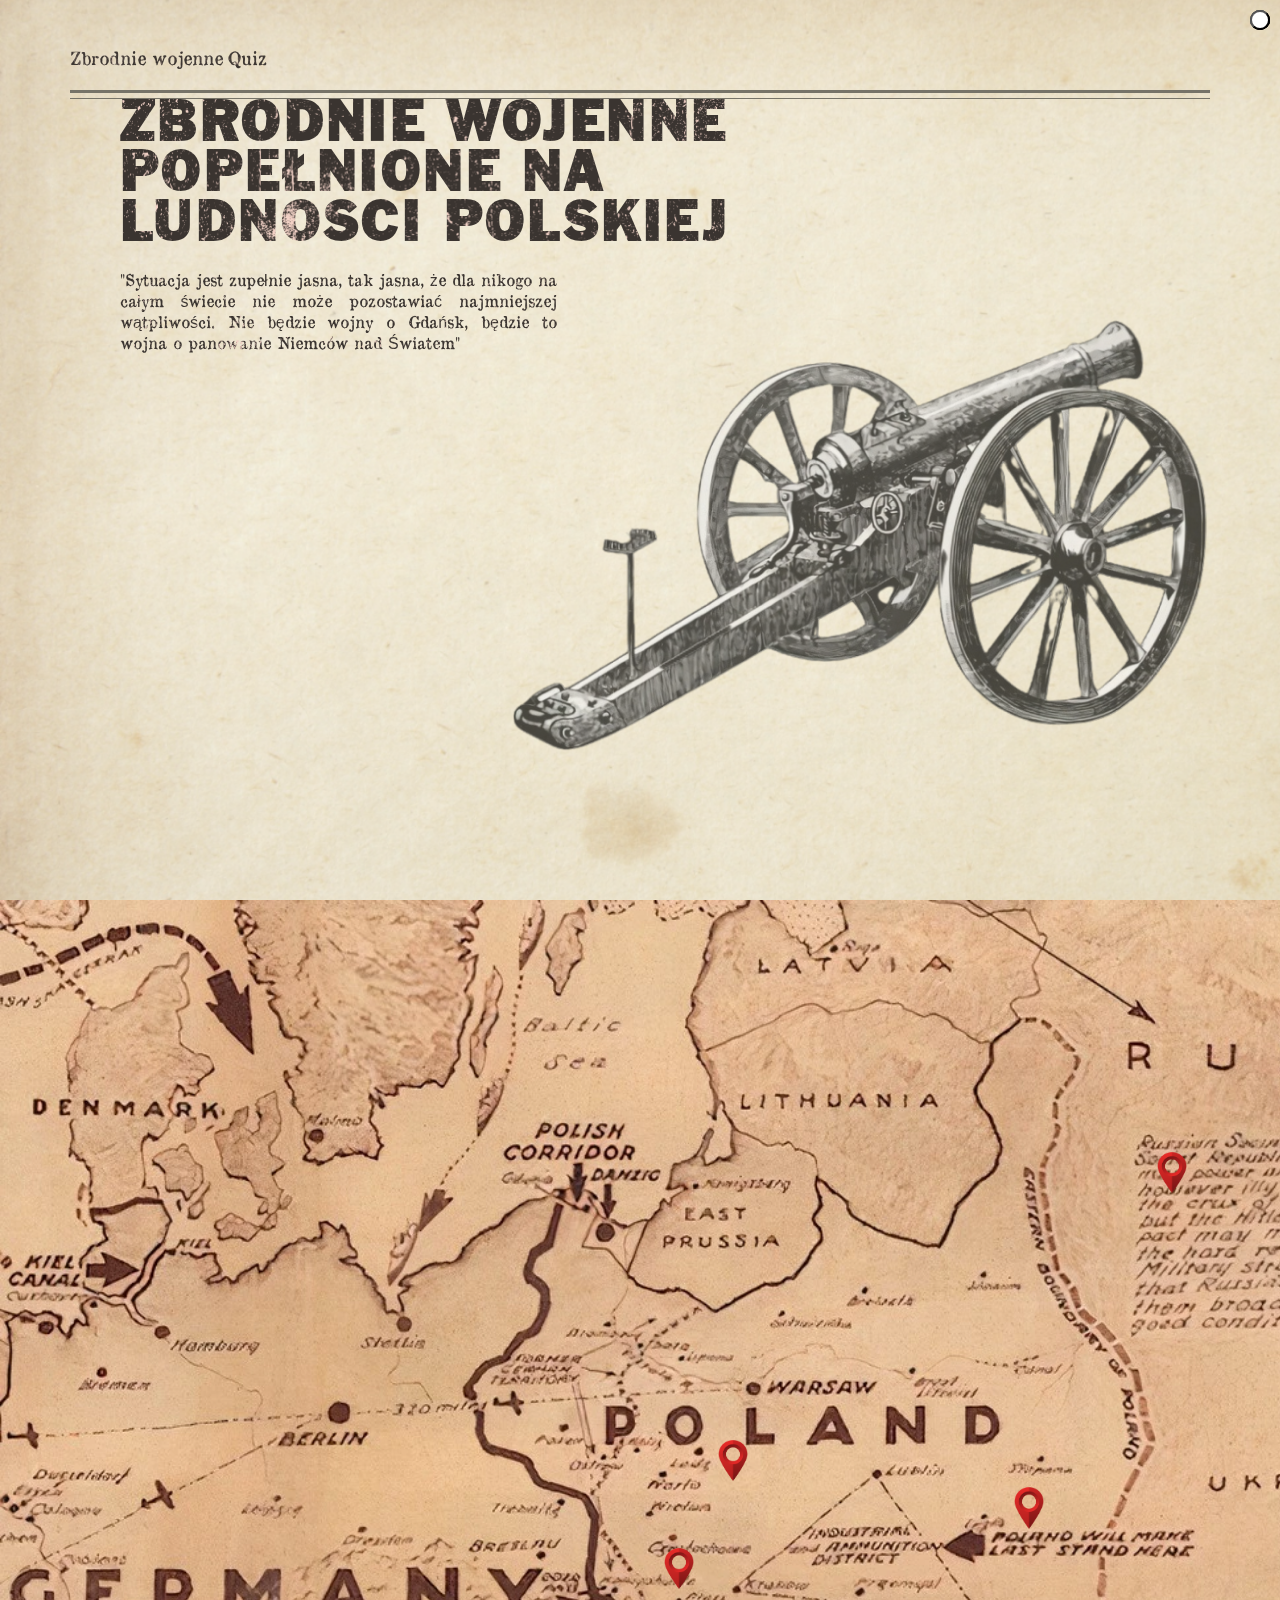
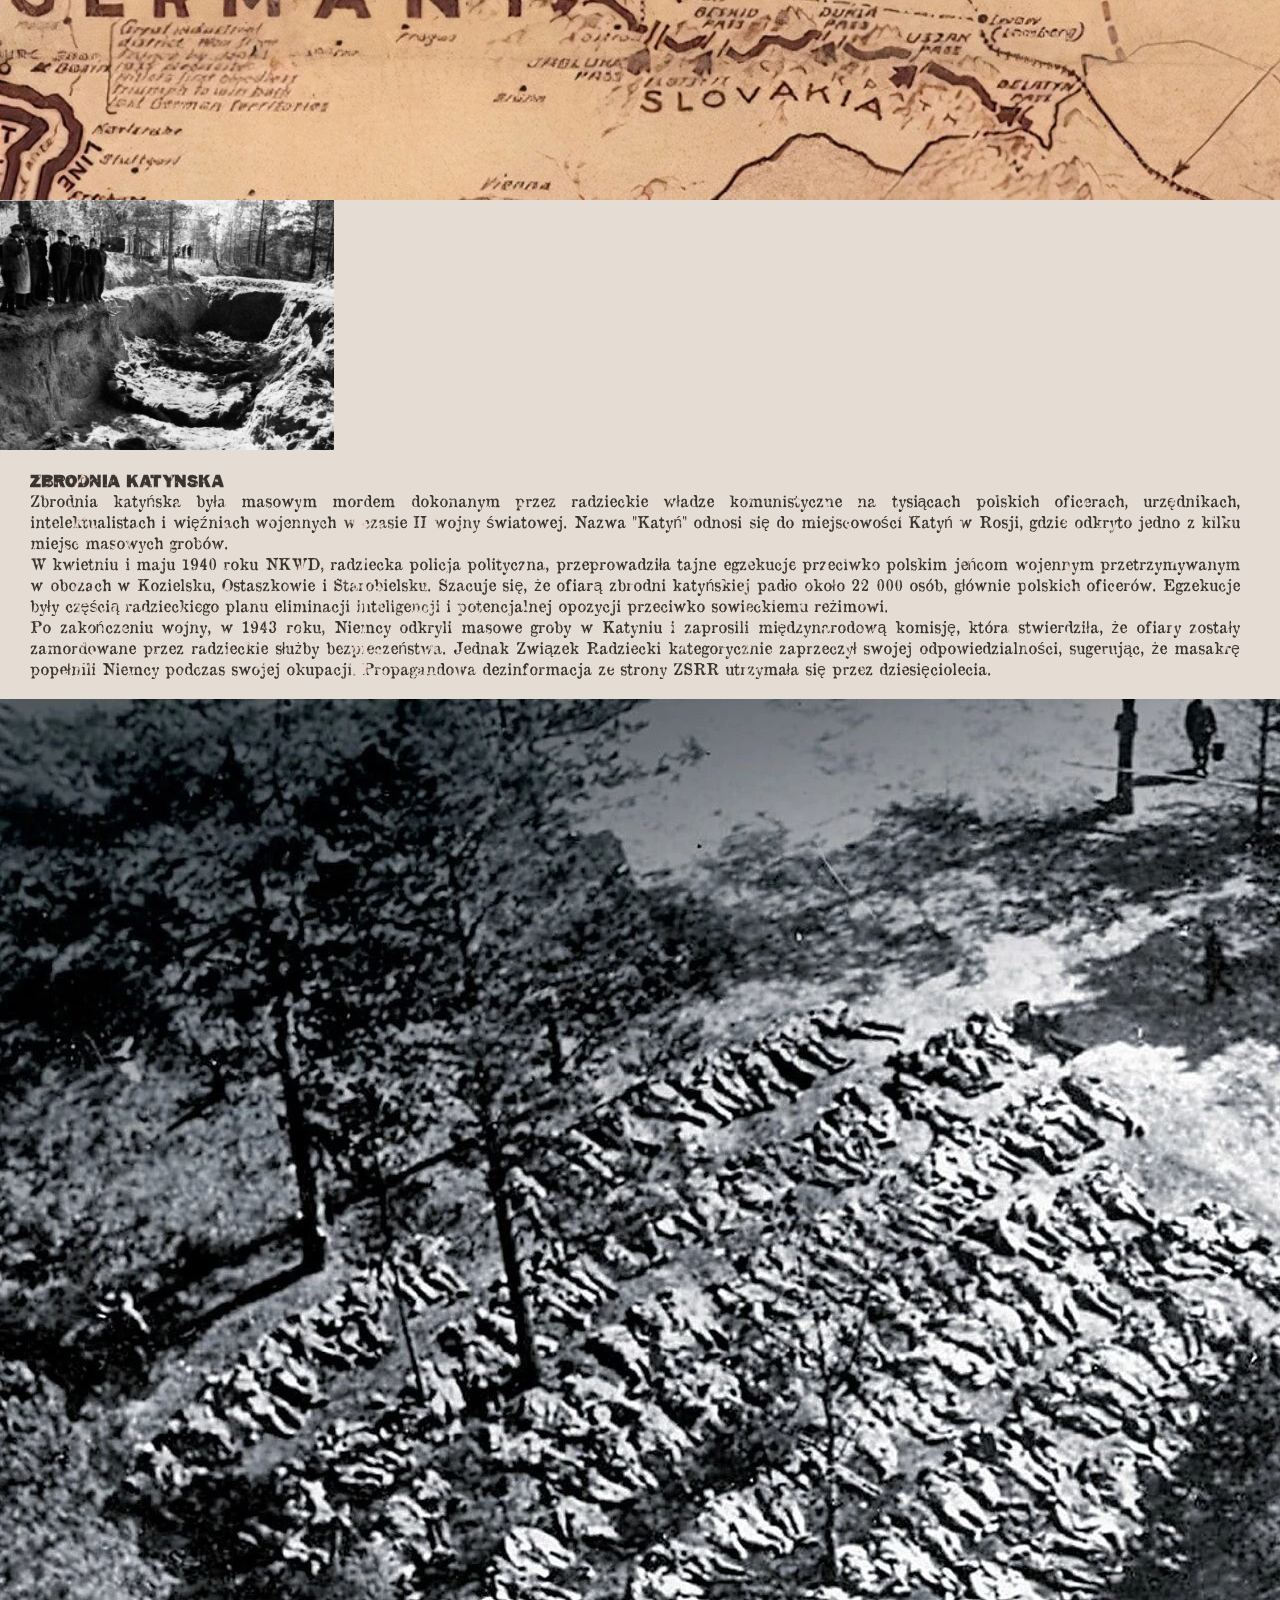
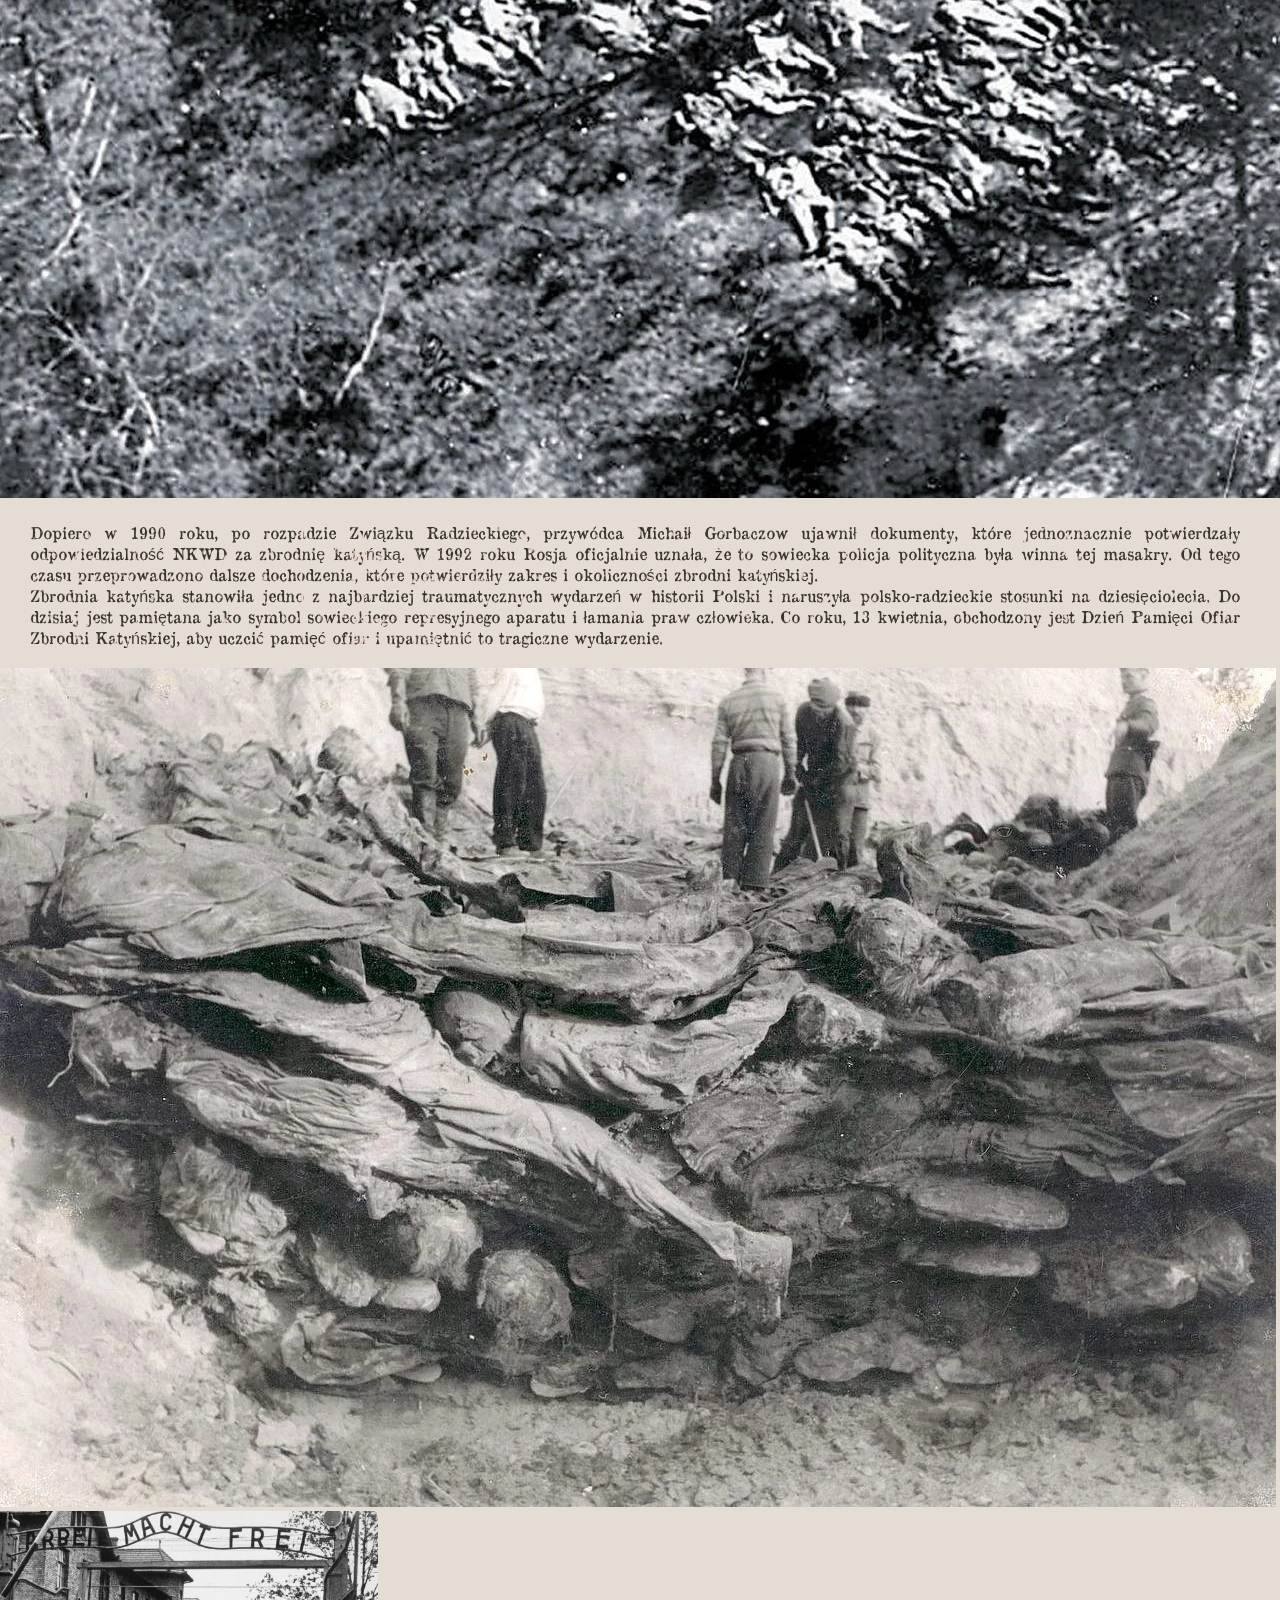
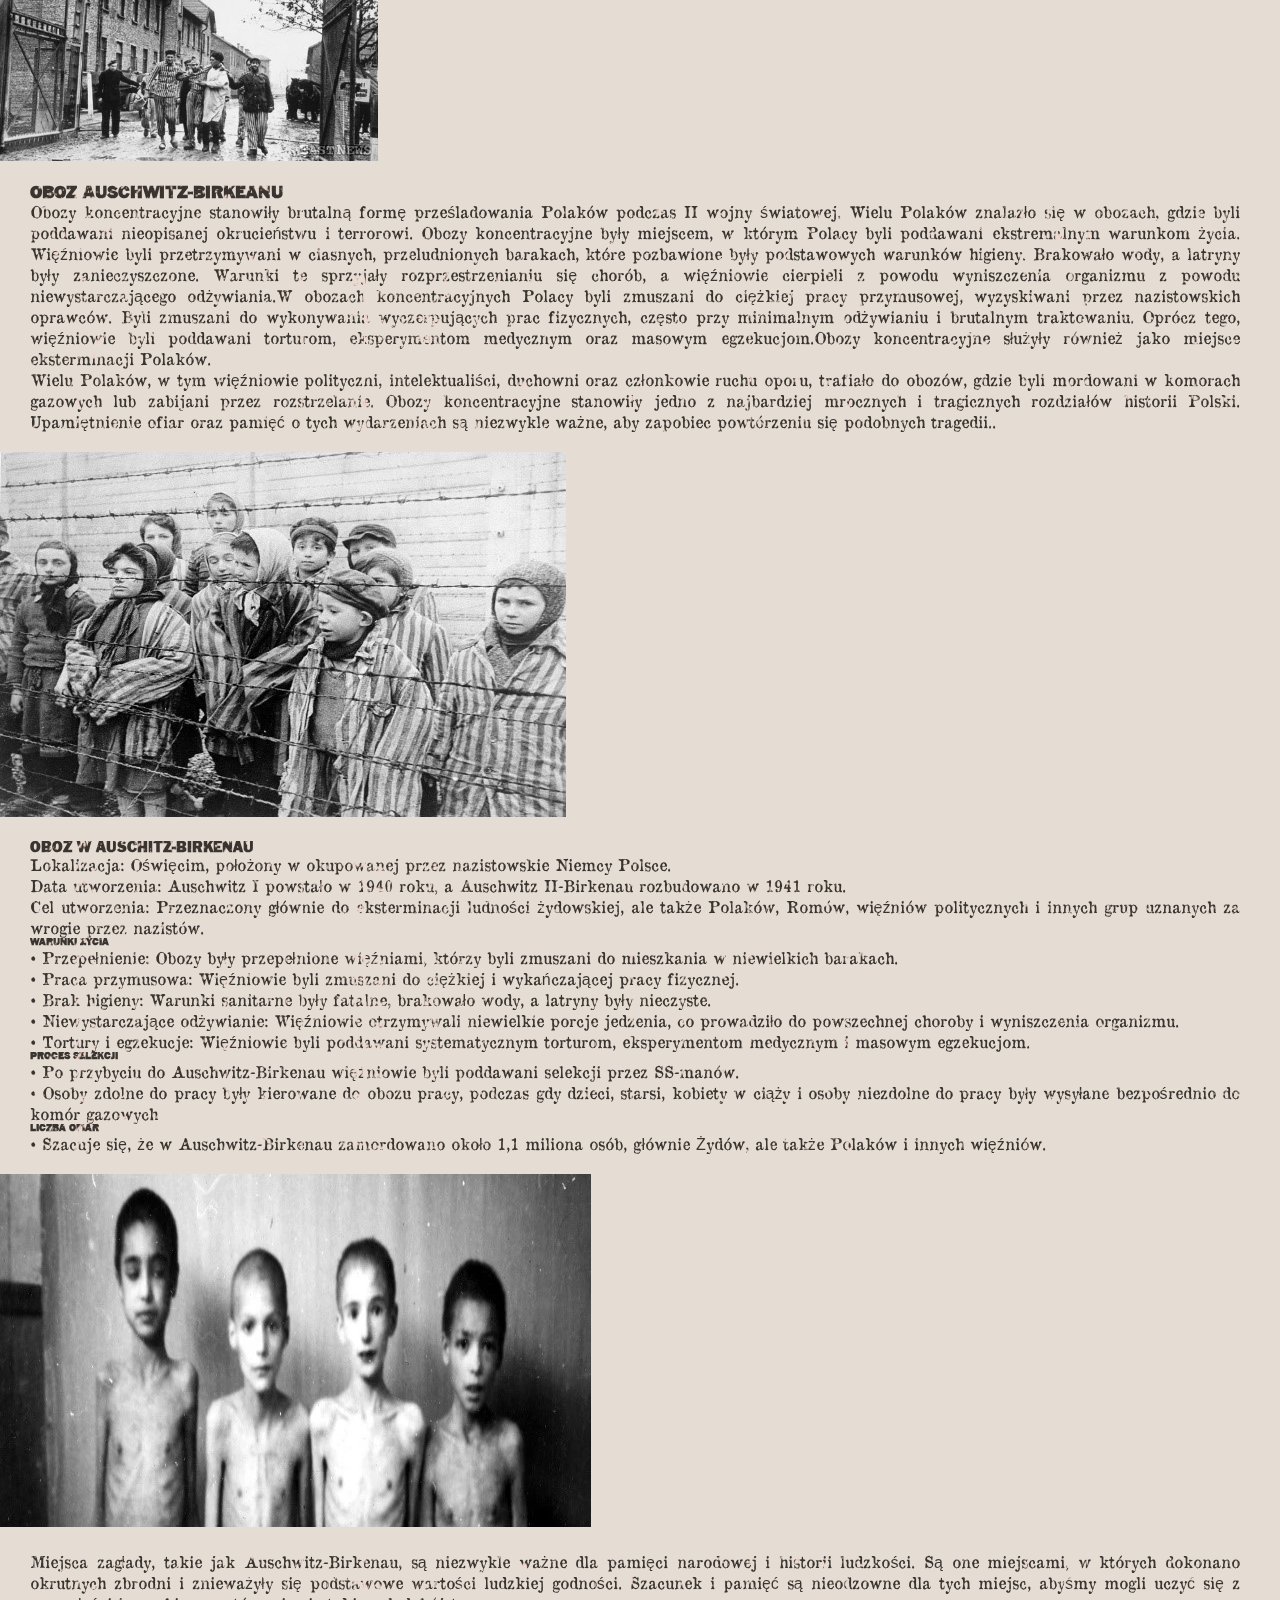
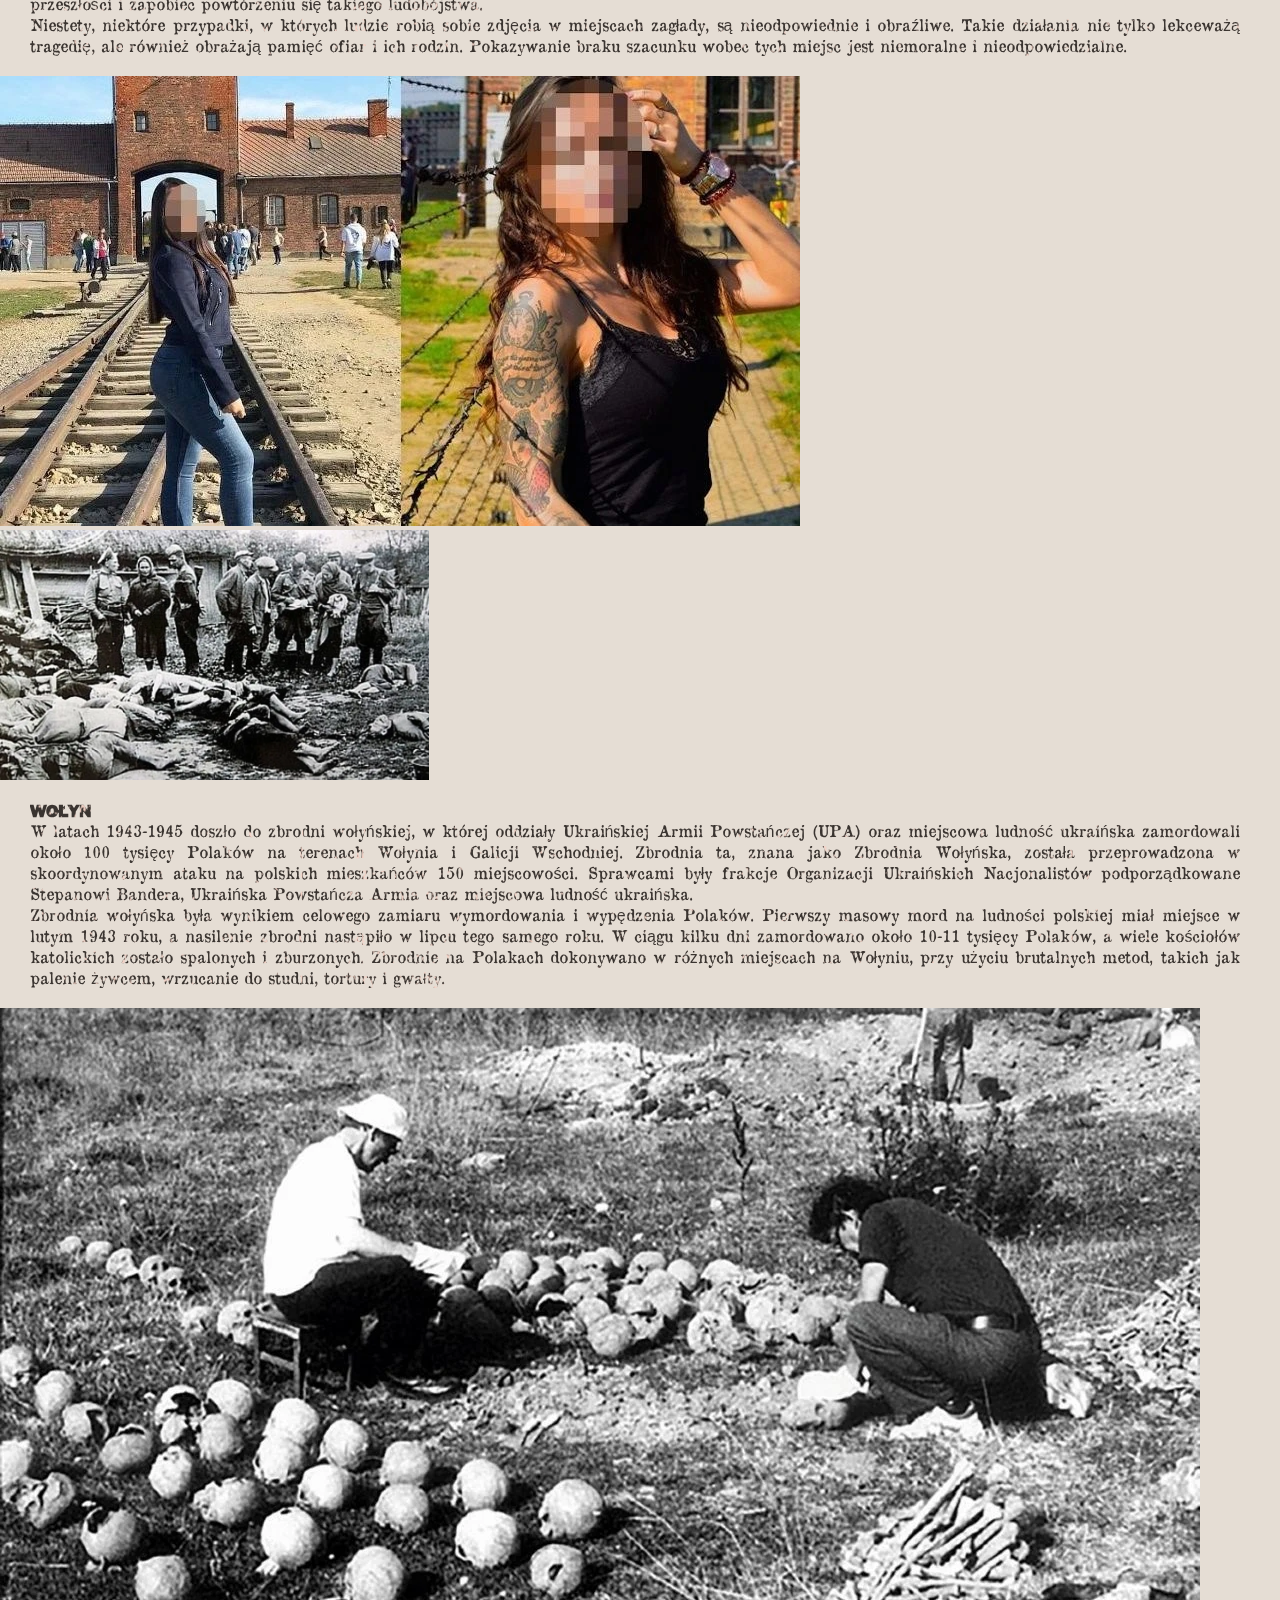
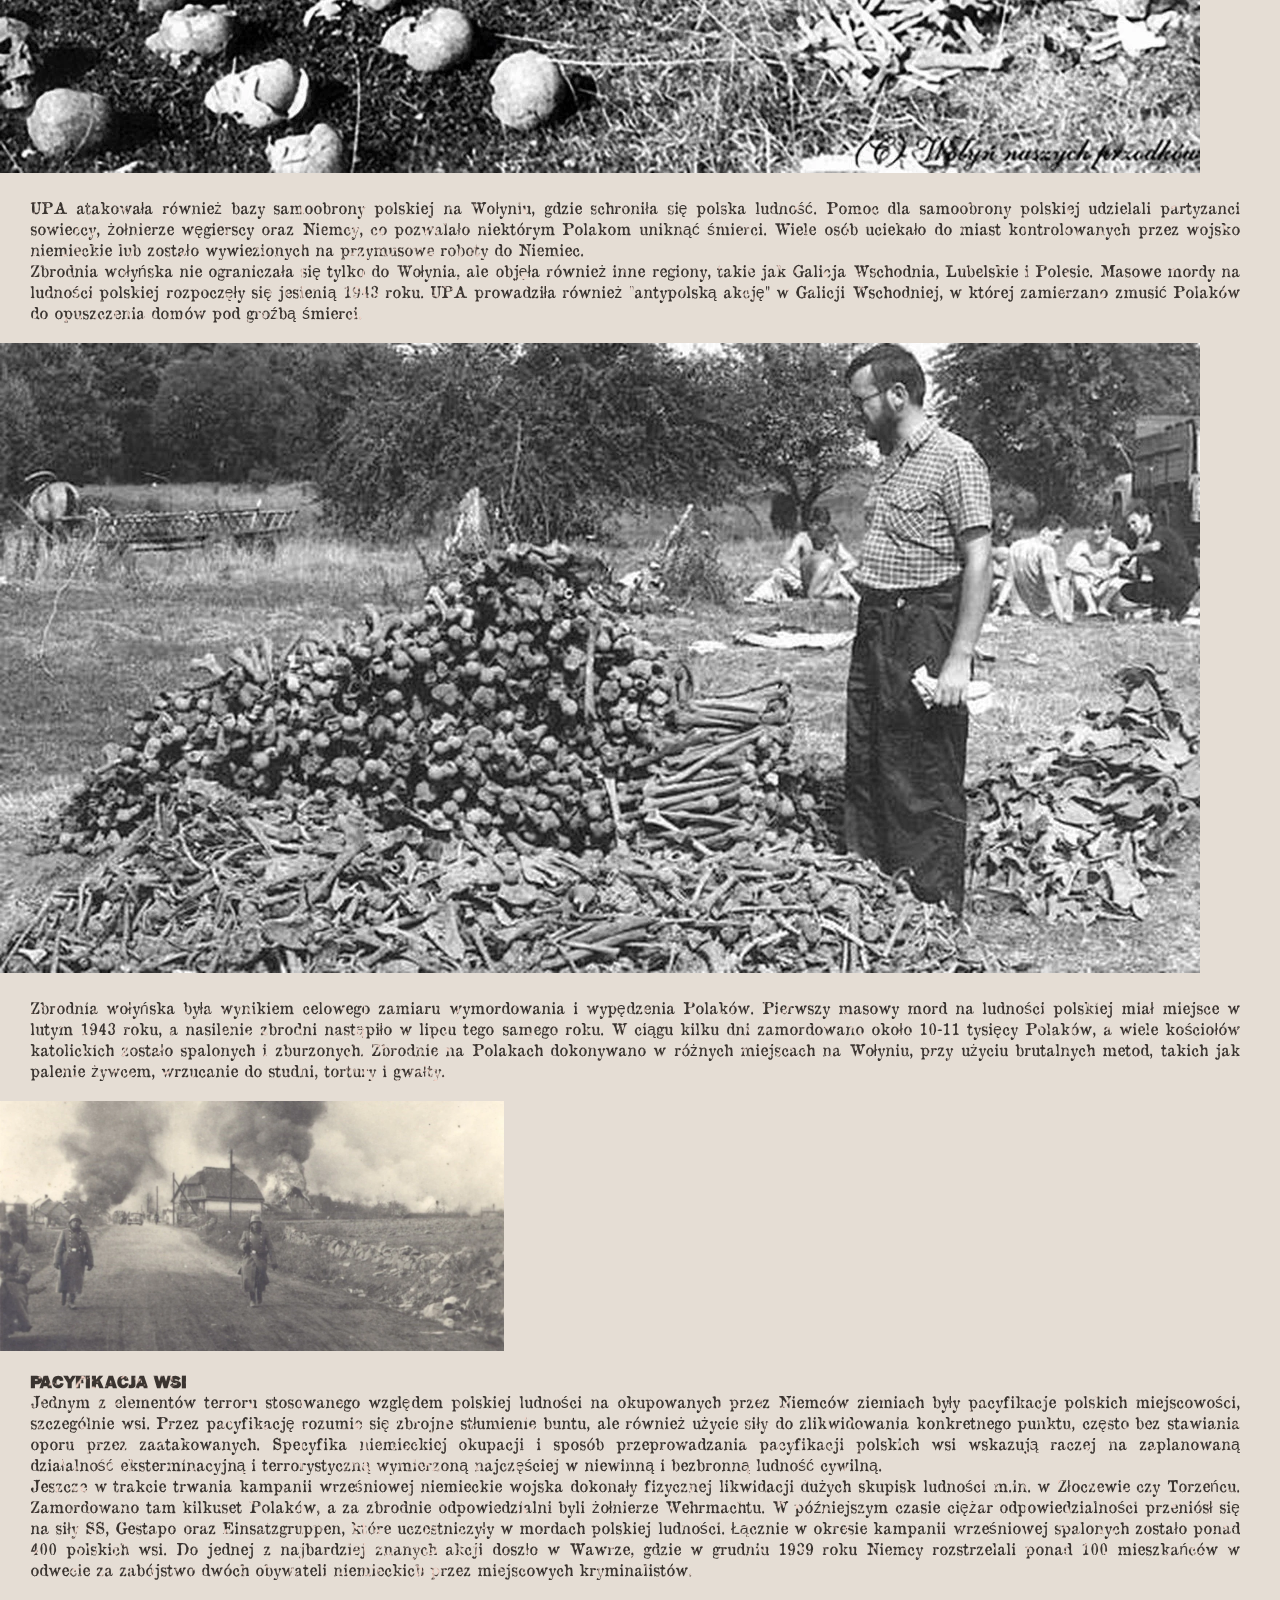
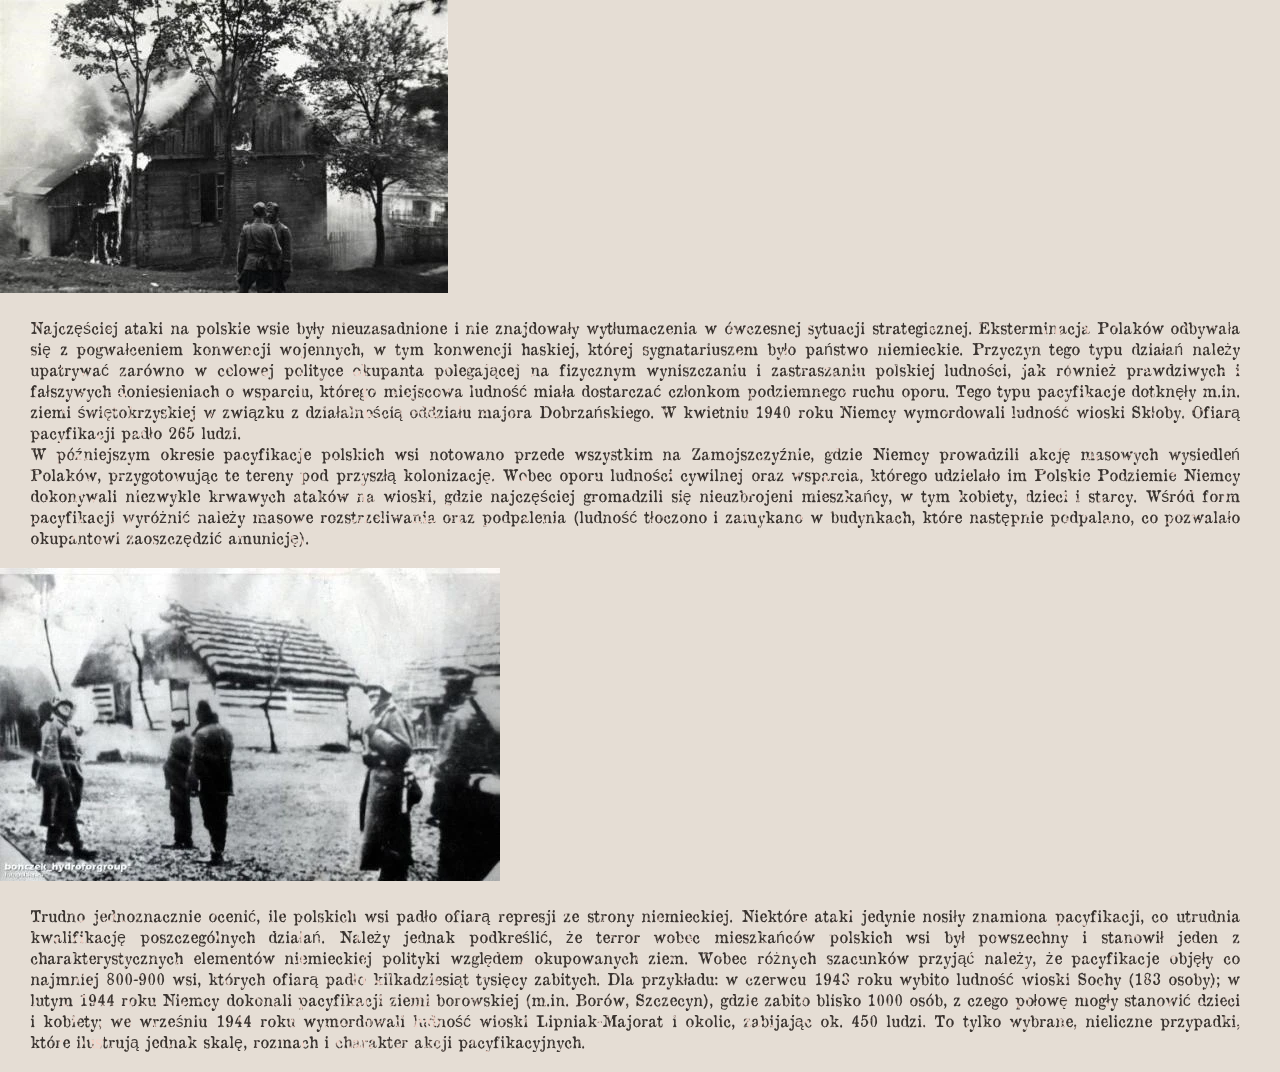
<file: index.html>
<!DOCTYPE html>
<html lang="en">

<head>
  <meta charset="UTF-8" />
  <meta http-equiv="X-UA-Compatible" content="IE=edge" />
  <meta name="viewport" content="width=device-width, initial-scale=1.0">
  <!-- STYLES -->
  <link href="https://cdn.jsdelivr.net/npm/bootstrap@5.3.0-alpha3/dist/css/bootstrap.min.css" rel="stylesheet"
    integrity="sha384-KK94CHFLLe+nY2dmCWGMq91rCGa5gtU4mk92HdvYe+M/SXH301p5ILy+dN9+nJOZ" crossorigin="anonymous">
  <link rel="stylesheet" href="styles/main.css">

  <!-- SCRIPTS -->
  <script src="https://cdnjs.cloudflare.com/ajax/libs/jquery/3.7.0/jquery.min.js"
    integrity="sha512-3gJwYpMe3QewGELv8k/BX9vcqhryRdzRMxVfq6ngyWXwo03GFEzjsUm8Q7RZcHPHksttq7/GFoxjCVUjkjvPdw=="
    crossorigin="anonymous" referrerpolicy="no-referrer"></script>
  <script src="scripts/main.js"></script>


  <title>Zbrodnie wojenne popełnione na społeczeństwie polskim</title>

</head>

<body>
  <!-- landing view - without a map -->
  <section class="landing_view">
    
    <div class="main_padding">
      <header class="d-flex navbar">

        <!-- <img src="assets/kurier_warszawski.webp" alt="Logo kurier warszawski"> -->
        <div class="kurier_war"></div>

        <div class="d-flex nav-items">
          <span id="link-zbrodnie">Zbrodnie wojenne</span>
          <span onclick="window.location.href='quiz.html';">Quiz</span>
        </div>

      </header>
      <hr class="hr hr1">
      <hr class="hr hr2">

      <main class="d-flex main_content">
        <div class="main_text">
          <h1 class="main_header">Zbrodnie wojenne popełnione na ludnosci polskiej</h1>
          <p class="main_par">"Sytuacja jest zupełnie jasna, tak jasna, że dla nikogo na całym świecie nie może
            pozostawiać najmniejszej
            wątpliwości. Nie będzie wojny o Gdańsk, będzie to wojna o panowanie Niemców nad Światem"</p>
        </div>
        <img src="./assets/cannon.webp" class="cannon" alt="">
      </main>

    </div>

  </section>


  <section class="sec_map">
    <div id="map-wrapper">
      <div id="map-container">
        <img src="./assets/map_poland.webp" alt="Mapka" id="map-image">
        <div tabindex="0" class="pin katyn always-show-tooltip" data-bs-toggle="tooltip" data-bs-title="Katyń">
          <img src="./assets/pin.webp" data-bs-toggle="offcanvas" href="#offcanvasKatyn" width="30"
            role="button" aria-controls="offcanvasKatyn" alt="katyn" id="katyn">
        </div>

        <div tabindex="0" class="pin oswiecim always-show-tooltip" data-bs-toggle="tooltip" data-bs-title="Oświęcim">
          <img src="./assets/pin.webp" data-bs-toggle="offcanvas" href="#offcanvasOswiecim" width="30"
          role="button" aria-controls="offcanvasOswiecim alt="oswiecim">
        </div>

        <div tabindex="0" class="pin wolyn always-show-tooltip" data-bs-toggle="tooltip" data-bs-title="Wołyń">
          <img src="./assets/pin.webp" data-bs-toggle="offcanvas" href="#offcanvasWolyn" width="30"
          role="button" aria-controls="offcanvasWolyn" alt="wolyn">
        </div>

        <div tabindex="0" class="pin skloby always-show-tooltip" data-bs-toggle="tooltip" data-bs-title="Skłoby">
          <img src="./assets/pin.webp" data-bs-toggle="offcanvas" href="#offcanvasSkloby" width="30"
          role="button" aria-controls="offcanvasSkloby" alt="skloby">
        </div>
      </div>

    </div>

  </section>

  <div class="offcanvas offcanvas-start" tabindex="-1" id="offcanvasKatyn" aria-labelledby="offcanvasExampleLabel">
    <button type="button" class="btn-close" data-bs-dismiss="offcanvas" aria-label="Close"></button>
    <img src="./assets/articles/katyn1.webp" class="katyn1_img" alt="">
    <div class="content">
      <h3>Zbrodnia katynska</h3>
      <p>Zbrodnia katyńska była masowym mordem dokonanym przez radzieckie władze komunistyczne na tysiącach polskich
        oficerach, urzędnikach, intelektualistach i więźniach wojennych w czasie II wojny światowej. Nazwa "Katyń"
        odnosi
        się do miejscowości Katyń w Rosji, gdzie odkryto jedno z kilku miejsc masowych grobów.</p>
      <p>
        W kwietniu i maju 1940 roku NKWD, radziecka policja polityczna, przeprowadziła tajne egzekucje przeciwko polskim
        jeńcom wojennym przetrzymywanym w obozach w Kozielsku, Ostaszkowie i Starobielsku. Szacuje się, że ofiarą
        zbrodni
        katyńskiej padło około 22 000 osób, głównie polskich oficerów. Egzekucje były częścią radzieckiego planu
        eliminacji inteligencji i potencjalnej opozycji przeciwko sowieckiemu reżimowi.
      </p>
      <p>Po zakończeniu wojny, w 1943 roku, Niemcy odkryli masowe groby w Katyniu i zaprosili międzynarodową komisję,
        która stwierdziła, że ofiary zostały zamordowane przez radzieckie służby bezpieczeństwa. Jednak Związek
        Radziecki
        kategorycznie zaprzeczył swojej odpowiedzialności, sugerując, że masakrę popełnili Niemcy podczas swojej
        okupacji.
        Propagandowa dezinformacja ze strony ZSRR utrzymała się przez dziesięciolecia.</p>
    </div>
    <img src="./assets/articles/katyn2.webp" alt="">
    <div class="content">
      <p>Dopiero w 1990 roku, po rozpadzie Związku Radzieckiego, przywódca Michaił Gorbaczow ujawnił dokumenty, które
        jednoznacznie potwierdzały odpowiedzialność NKWD za zbrodnię katyńską. W 1992 roku Rosja oficjalnie uznała, że
        to
        sowiecka policja polityczna była winna tej masakry. Od tego czasu przeprowadzono dalsze dochodzenia, które
        potwierdziły zakres i okoliczności zbrodni katyńskiej.</p>

      <p>Zbrodnia katyńska stanowiła jedno z najbardziej traumatycznych wydarzeń w historii Polski i naruszyła
        polsko-radzieckie stosunki na dziesięciolecia. Do dzisiaj jest pamiętana jako symbol sowieckiego represyjnego
        aparatu i łamania praw człowieka. Co roku, 13 kwietnia, obchodzony jest Dzień Pamięci Ofiar Zbrodni Katyńskiej,
        aby uczcić pamięć ofiar i upamiętnić to tragiczne wydarzenie.</p>
    </div>
    <img src="./assets/articles/katyn3.webp" alt="">

  </div>

  </div>

  <div class="offcanvas offcanvas-start" tabindex="-1" id="offcanvasOswiecim" aria-labelledby="offcanvasExampleLabel">
    <button type="button" class="btn-close" data-bs-dismiss="offcanvas" aria-label="Close"></button>
    <img src="./assets/articles/auschwitz1.webp" class="katyn1_img" alt="">
    <div class="content">
      <h3>Oboz Auschwitz-Birkeanu</h3>
      <p>Obozy koncentracyjne stanowiły brutalną formę prześladowania Polaków podczas II wojny światowej. Wielu Polaków
        znalazło się w obozach, gdzie byli poddawani nieopisanej okrucieństwu i terrorowi. Obozy koncentracyjne były
        miejscem, w którym Polacy byli poddawani ekstremalnym warunkom życia. Więźniowie byli przetrzymywani w ciasnych,
        przeludnionych barakach, które pozbawione były podstawowych warunków higieny. Brakowało wody, a latryny były
        zanieczyszczone. Warunki te sprzyjały rozprzestrzenianiu się chorób, a więźniowie cierpieli z powodu
        wyniszczenia organizmu z powodu niewystarczającego odżywiania.W obozach koncentracyjnych Polacy byli zmuszani do
        ciężkiej pracy przymusowej, wyzyskiwani przez nazistowskich oprawców. Byli zmuszani do wykonywania
        wyczerpujących prac fizycznych, często przy minimalnym odżywianiu i brutalnym traktowaniu. Oprócz tego,
        więźniowie byli poddawani torturom, eksperymentom medycznym oraz masowym egzekucjom.Obozy koncentracyjne służyły
        również jako miejsce eksterminacji Polaków.</p>
      <p>
        Wielu Polaków, w tym więźniowie polityczni, intelektualiści,
        duchowni oraz członkowie ruchu oporu, trafiało do obozów, gdzie byli mordowani w komorach gazowych lub zabijani
        przez rozstrzelanie. Obozy koncentracyjne stanowiły jedno z najbardziej mrocznych i tragicznych rozdziałów
        historii Polski. Upamiętnienie ofiar oraz pamięć o tych wydarzeniach są niezwykle ważne, aby zapobiec
        powtórzeniu się podobnych tragedii..
      </p>
    </div>
    <img src="./assets/articles/auschwitz2.webp" alt="">
    <div class="content">
      <h4>Obóz w Auschitz-Birkenau</h4>

      <p>Lokalizacja: Oświęcim, położony w okupowanej przez nazistowskie Niemcy Polsce.</p>
      <p>Data utworzenia: Auschwitz I powstało w 1940 roku, a Auschwitz II-Birkenau rozbudowano w 1941 roku.</p>
      <p>Cel utworzenia: Przeznaczony głównie do eksterminacji ludności żydowskiej, ale także Polaków, Romów, więźniów
        politycznych i innych grup uznanych za wrogie przez nazistów.</p>

      <h6>Warunki zycia</h6>

      <p>• Przepełnienie: Obozy były przepełnione więźniami, którzy byli zmuszani do mieszkania w niewielkich barakach.
      </p>
      <p>• Praca przymusowa: Więźniowie byli zmuszani do ciężkiej i wykańczającej pracy fizycznej.</p>
      <p>• Brak higieny: Warunki sanitarne były fatalne, brakowało wody, a latryny były nieczyste.</p>
      <p>• Niewystarczające odżywianie: Więźniowie otrzymywali niewielkie porcje jedzenia, co prowadziło do powszechnej
        choroby i wyniszczenia organizmu.</p>
      <p>• Tortury i egzekucje: Więźniowie byli poddawani systematycznym torturom, eksperymentom medycznym i masowym
        egzekucjom.</p>

      <h6>Proces selekcji</h6>
      <p>• Po przybyciu do Auschwitz-Birkenau więźniowie byli poddawani selekcji przez SS-manów.</p>
      <p>• Osoby zdolne do pracy były kierowane do obozu pracy, podczas gdy dzieci, starsi, kobiety w ciąży i osoby
        niezdolne do pracy były wysyłane bezpośrednio do komór gazowych</p>
      <h6>Liczba ofiar</h6>
      <p>• Szacuje się, że w Auschwitz-Birkenau zamordowano około 1,1 miliona osób, głównie Żydów, ale także Polaków i
        innych więźniów.</p>
    </div>
    <img src="./assets/articles/auschwitz3.webp" alt="">
    <div class="content">
      <p>Miejsca zagłady, takie jak Auschwitz-Birkenau, są niezwykle ważne dla pamięci narodowej i historii ludzkości.
        Są one miejscami, w których dokonano okrutnych zbrodni i znieważyły się podstawowe wartości ludzkiej godności.
        Szacunek i pamięć są nieodzowne dla tych miejsc, abyśmy mogli uczyć się z przeszłości i zapobiec powtórzeniu się
        takiego ludobójstwa.
      </p>
      <p>
        Niestety, niektóre przypadki, w których ludzie robią sobie zdjęcia w miejscach zagłady, są nieodpowiednie i
        obraźliwe. Takie działania nie tylko lekceważą tragedię, ale również obrażają pamięć ofiar i ich rodzin.
        Pokazywanie braku szacunku wobec tych miejsc jest niemoralne i nieodpowiedzialne.</p>
    </div>
    <img src="./assets/articles/auschwitz4.webp" alt="">
  </div>

  <div class="offcanvas offcanvas-start" tabindex="-1" id="offcanvasWolyn" aria-labelledby="offcanvasExampleLabel">
    <button type="button" class="btn-close" data-bs-dismiss="offcanvas" aria-label="Close"></button>
    <img src="./assets/articles/wolyn3.webp" class="katyn1_img" alt="">
    <div class="content">
      <h3>Wołyn</h3>
      <p>W latach 1943-1945 doszło do zbrodni wołyńskiej, w której oddziały Ukraińskiej Armii Powstańczej (UPA) oraz
        miejscowa ludność ukraińska zamordowali około 100 tysięcy Polaków na terenach Wołynia i Galicji Wschodniej.
        Zbrodnia ta, znana jako Zbrodnia Wołyńska, została przeprowadzona w skoordynowanym ataku na polskich mieszkańców
        150 miejscowości. Sprawcami były frakcje Organizacji Ukraińskich Nacjonalistów podporządkowane Stepanowi
        Bandera, Ukraińska Powstańcza Armia oraz miejscowa ludność ukraińska.</p>
      <p>Zbrodnia wołyńska była wynikiem celowego zamiaru wymordowania i wypędzenia Polaków. Pierwszy masowy mord na
        ludności polskiej miał miejsce w lutym 1943 roku, a nasilenie zbrodni nastąpiło w lipcu tego samego roku. W
        ciągu kilku dni zamordowano około 10-11 tysięcy Polaków, a wiele kościołów katolickich zostało spalonych i
        zburzonych. Zbrodnie na Polakach dokonywano w różnych miejscach na Wołyniu, przy użyciu brutalnych metod, takich
        jak palenie żywcem, wrzucanie do studni, tortury i gwałty.</p>

    </div>
    <img src="./assets/articles/wolyn2.webp" alt="">
    <div class="content">


      <p>UPA atakowała również bazy samoobrony polskiej na Wołyniu, gdzie schroniła się polska ludność. Pomoc dla
        samoobrony polskiej udzielali partyzanci sowieccy, żołnierze węgierscy oraz Niemcy, co pozwalało niektórym
        Polakom uniknąć śmierci. Wiele osób uciekało do miast kontrolowanych przez wojsko niemieckie lub zostało
        wywiezionych na przymusowe roboty do Niemiec.</p>
      <p>
        Zbrodnia wołyńska nie ograniczała się tylko do Wołynia, ale objęła również inne regiony, takie jak Galicja
        Wschodnia, Lubelskie i Polesie. Masowe mordy na ludności polskiej rozpoczęły się jesienią 1943 roku. UPA
        prowadziła również "antypolską akcję" w Galicji Wschodniej, w której zamierzano zmusić Polaków do opuszczenia
        domów pod groźbą śmierci.
      </p>
    </div>
    <img src="./assets/articles/wolyn1.webp" alt="">
    <div class="content">
      <p>
      <p>Zbrodnia wołyńska była wynikiem celowego zamiaru wymordowania i wypędzenia Polaków. Pierwszy masowy mord na
        ludności polskiej miał miejsce w lutym 1943 roku, a nasilenie zbrodni nastąpiło w lipcu tego samego roku. W
        ciągu kilku dni zamordowano około 10-11 tysięcy Polaków, a wiele kościołów katolickich zostało spalonych i
        zburzonych. Zbrodnie na Polakach dokonywano w różnych miejscach na Wołyniu, przy użyciu brutalnych metod, takich
        jak palenie żywcem, wrzucanie do studni, tortury i gwałty.</p>
      </p>
    </div>
  </div>

  <div class="offcanvas offcanvas-start" tabindex="-1" id="offcanvasSkloby" aria-labelledby="offcanvasExampleLabel">
    <button type="button" class="btn-close" data-bs-dismiss="offcanvas" aria-label="Close"></button>
    <img src="./assets/articles/pacyfikacja3.webp" class="katyn1_img" alt="">
    <div class="content">
      <h3>Pacyfikacja wsi</h3>
      <p>
        Jednym z elementów terroru stosowanego względem polskiej ludności na okupowanych przez Niemców ziemiach były
        pacyfikacje polskich miejscowości, szczególnie wsi. Przez pacyfikację rozumie się zbrojne stłumienie buntu, ale
        również użycie siły do zlikwidowania konkretnego punktu, często bez stawiania oporu przez zaatakowanych.
        Specyfika niemieckiej okupacji i sposób przeprowadzania pacyfikacji polskich wsi wskazują raczej na zaplanowaną
        działalność eksterminacyjną i terrorystyczną wymierzoną najczęściej w niewinną i bezbronną ludność cywilną.
      </p>
      <p>Jeszcze w trakcie trwania kampanii wrześniowej niemieckie wojska dokonały fizycznej likwidacji dużych skupisk
        ludności m.in. w Złoczewie czy Torzeńcu. Zamordowano tam kilkuset Polaków, a za zbrodnie odpowiedzialni byli
        żołnierze Wehrmachtu. W późniejszym czasie ciężar odpowiedzialności przeniósł się na siły SS, Gestapo oraz
        Einsatzgruppen, które uczestniczyły w mordach polskiej ludności. Łącznie w okresie kampanii wrześniowej
        spalonych zostało ponad 400 polskich wsi. Do jednej z najbardziej znanych akcji doszło w Wawrze, gdzie w grudniu
        1939 roku Niemcy rozstrzelali ponad 100 mieszkańców w odwecie za zabójstwo dwóch obywateli niemieckich przez
        miejscowych kryminalistów.</p>
    </div>
    <img src="./assets/articles/pacyfikacja2.webp" alt="">
    <div class="content">
      <p>Najczęściej ataki na polskie wsie były nieuzasadnione i nie znajdowały wytłumaczenia w ówczesnej sytuacji
        strategicznej. Eksterminacja Polaków odbywała się z pogwałceniem konwencji wojennych, w tym konwencji haskiej,
        której sygnatariuszem było państwo niemieckie. Przyczyn tego typu działań należy upatrywać zarówno w celowej
        polityce okupanta polegającej na fizycznym wyniszczaniu i zastraszaniu polskiej ludności, jak również
        prawdziwych i fałszywych doniesieniach o wsparciu, którego miejscowa ludność miała dostarczać członkom
        podziemnego ruchu oporu. Tego typu pacyfikacje dotknęły m.in. ziemi świętokrzyskiej w związku z działalnością
        oddziału majora Dobrzańskiego. W kwietniu 1940 roku Niemcy wymordowali ludność wioski Skłoby. Ofiarą pacyfikacji
        padło 265 ludzi. </p>

      <p>W późniejszym okresie pacyfikacje polskich wsi notowano przede wszystkim na Zamojszczyźnie, gdzie Niemcy
        prowadzili akcję masowych wysiedleń Polaków, przygotowując te tereny pod przyszłą kolonizację. Wobec oporu
        ludności cywilnej oraz wsparcia, którego udzielało im Polskie Podziemie Niemcy dokonywali niezwykle krwawych
        ataków na wioski, gdzie najczęściej gromadzili się nieuzbrojeni mieszkańcy, w tym kobiety, dzieci i starcy.
        Wśród form pacyfikacji wyróżnić należy masowe rozstrzeliwania oraz podpalenia (ludność tłoczono i zamykano w
        budynkach, które następnie podpalano, co pozwalało okupantowi zaoszczędzić amunicję).</p>
    </div>
    <img src="./assets/articles/pacyfikacja1.webp" alt="">
    <div class="content">
      <p>Trudno jednoznacznie ocenić, ile polskich wsi padło ofiarą represji ze strony niemieckiej. Niektóre ataki
        jedynie nosiły znamiona pacyfikacji, co utrudnia kwalifikację poszczególnych działań. Należy jednak podkreślić,
        że terror wobec mieszkańców polskich wsi był powszechny i stanowił jeden z charakterystycznych elementów
        niemieckiej polityki względem okupowanych ziem. Wobec różnych szacunków przyjąć należy, że pacyfikacje objęły co
        najmniej 800-900 wsi, których ofiarą padło kilkadziesiąt tysięcy zabitych. Dla przykładu: w czerwcu 1943 roku
        wybito ludność wioski Sochy (183 osoby); w lutym 1944 roku Niemcy dokonali pacyfikacji ziemi borowskiej (m.in.
        Borów, Szczecyn), gdzie zabito blisko 1000 osób, z czego połowę mogły stanowić dzieci i kobiety; we wrześniu
        1944 roku wymordowali ludność wioski Lipniak-Majorat i okolic, zabijając ok. 450 ludzi. To tylko wybrane,
        nieliczne przypadki, które ilustrują jednak skalę, rozmach i charakter akcji pacyfikacyjnych.</p>
    </div>
  </div>


  <script src="https://cdn.jsdelivr.net/npm/@popperjs/core@2.11.7/dist/umd/popper.min.js" integrity="sha384-zYPOMqeu1DAVkHiLqWBUTcbYfZ8osu1Nd6Z89ify25QV9guujx43ITvfi12/QExE" crossorigin="anonymous"></script>
<script src="https://cdn.jsdelivr.net/npm/bootstrap@5.3.0-alpha3/dist/js/bootstrap.min.js" integrity="sha384-Y4oOpwW3duJdCWv5ly8SCFYWqFDsfob/3GkgExXKV4idmbt98QcxXYs9UoXAB7BZ" crossorigin="anonymous"></script>
</body>

</html>
</file>
<file: styles/main.css>
@font-face {
     font-family: 'Franklin Gothic';
     src: url('../assets/fonts/FranklinGothic.ttf') format('opentype');
}

@font-face {
     font-family: 'Old Newspaper';
     src: url('../assets/fonts/OldNewspaperTypes.ttf') format('opentype');
}


* {
     margin: 0;
     padding: 0;
}

body {
     box-sizing: border-box;
     scroll-behavior: smooth;
}

.main_padding {
     padding: 45px 70px;
}

.landing_view {
     min-height: 100vh;
     background-image: url("../assets/background.webp");
     background-size: cover;
}

.navbar {
     justify-content: space-between;
     align-items: center;
     padding-right: 5px;
}

.hr1 {
     border: 0;
     border-top: 3px solid #767368;
     margin-top: 20px;
}

.hr2 {
     border: 0;
     border-bottom: 1px solid #767368;
     padding-top: 5px;
}


.nav-items {
     gap: 100px;
}

.nav-items span:hover {
     cursor: pointer;
}

.main_content {
     position: relative;
     justify-content: space-between;
     align-items: center;
     height: 73vh;
     padding: 0 50px;
}

.main_text {
     width: 60%;
     display: flex;
     flex-direction: column;
     gap: 20px;
}

.cannon {
     position: absolute;
     right: 0;
     bottom: 0;
     width: 700px;
}

.main_header {
     font-family: 'Franklin Gothic', sans-serif;
     font-size: 60px;
     text-transform: uppercase;
     letter-spacing: 0.04em;
}

.main_par {
     font-family: 'Old Newspaper', sans-serif;
     width: 70%;
     text-align: justify;
}

.nav-items span {
     font-family: 'Old Newspaper', sans-serif;
     font-size: 18px;
}

h1,
p,
.nav-items span,
h3,
h4,
h6 {
     background: url(../assets/texture.webp) no-repeat center center;
     background-size: cover;
     color: #fff;
     -webkit-text-fill-color: transparent;
     -webkit-background-clip: text;
     -moz-background-clip: text;
     background-clip: text;
}

@media(max-width: 1200px) {
     .cannon {
          display: none;
     }

     .main_text {
          width: 100%;
     }

     .main_header {
          font-size: 4.5rem;
     }

     .main_par {
          font-size: 20px;
          width: 100%;
     }
}

@media(max-width: 800px) {
     .main_padding {
          padding: 30px;
     }
}

@media(max-width: 530px) {
     .main_content {
          padding: 0;
     }

     .main_header {
          font-size: 2.5rem;
     }

     .main_par {
          font-size: 20px;

     }
}

/* -----map------- */
.sec_map {
     background-color: #C6AB8A;
     display: flex;
     width: 100%;
     height: 100vh;
     overflow: hidden;
}

#map-wrapper {
     position: relative;
     width: 100vw;
     height: 100vh;
     overflow-x: scroll;
     cursor: grab;
     white-space: nowrap;

     -ms-overflow-style: none;
     scrollbar-width: none;
}

#map-wrapper::-webkit-scrollbar {
     display: none;
}

#map-wrapper:active {
     cursor: grabbing;
}

#map-container {
     position: relative;
     display: inline-block;
     white-space: nowrap;
}

#map-image {
     display: block;
     width: 100vw;
     height: 100vh;
     user-select: none;
     cursor: inherit;
}

@media(max-width: 1350px) {
     #map-image {
          width: auto;
     }
}

/* Custom CSS for always-show-tooltip class */
@media (max-width: 767px) {
     .always-show-tooltip [data-bs-toggle="tooltip"] {
       display: none;
       visibility: visible;
       opacity: 1;
     }
   }

.pin {
     position: absolute;
     /* width: 15px;
     height: 15px;
     background-color: red;
     border-radius: 50%; */
     transform: translate(-50%, -50%);
     transform-origin: center;
}

.pin:hover {
     cursor: pointer;
}

.katyn {
     top: 30.5%;
     left: 74%;
}

.oswiecim {
     top: 74.5%;
     left: 42.9%;
}

.wolyn {
     top: 67.8%;
     left: 65%;
}

.skloby {
     top: 62.5%;
     left: 46.3%;
}

.offcanvas {
     overflow-y: auto;
     background-color: #E5DDD4;
     --bs-offcanvas-width: 450px;
}

.content {
     padding: 20px 40px 20px 30px;
}

h3,
h4,
h6 {
     font-family: 'Franklin Gothic', sans-serif;
     text-transform: uppercase;
}

.offcanvas p {
     text-align: justify;
}

p {
     font-family: 'Old Newspaper', sans-serif;
}

.katyn1_img {
     object-fit: cover;
     object-position: top;
     height: 250px;
}

.btn-close {
     position: absolute;
     background-color: #fff;
     top: 10px;
     right: 10px;
     padding: 8px;
     border-radius: 50%;
     opacity: 1;
}
</file>
